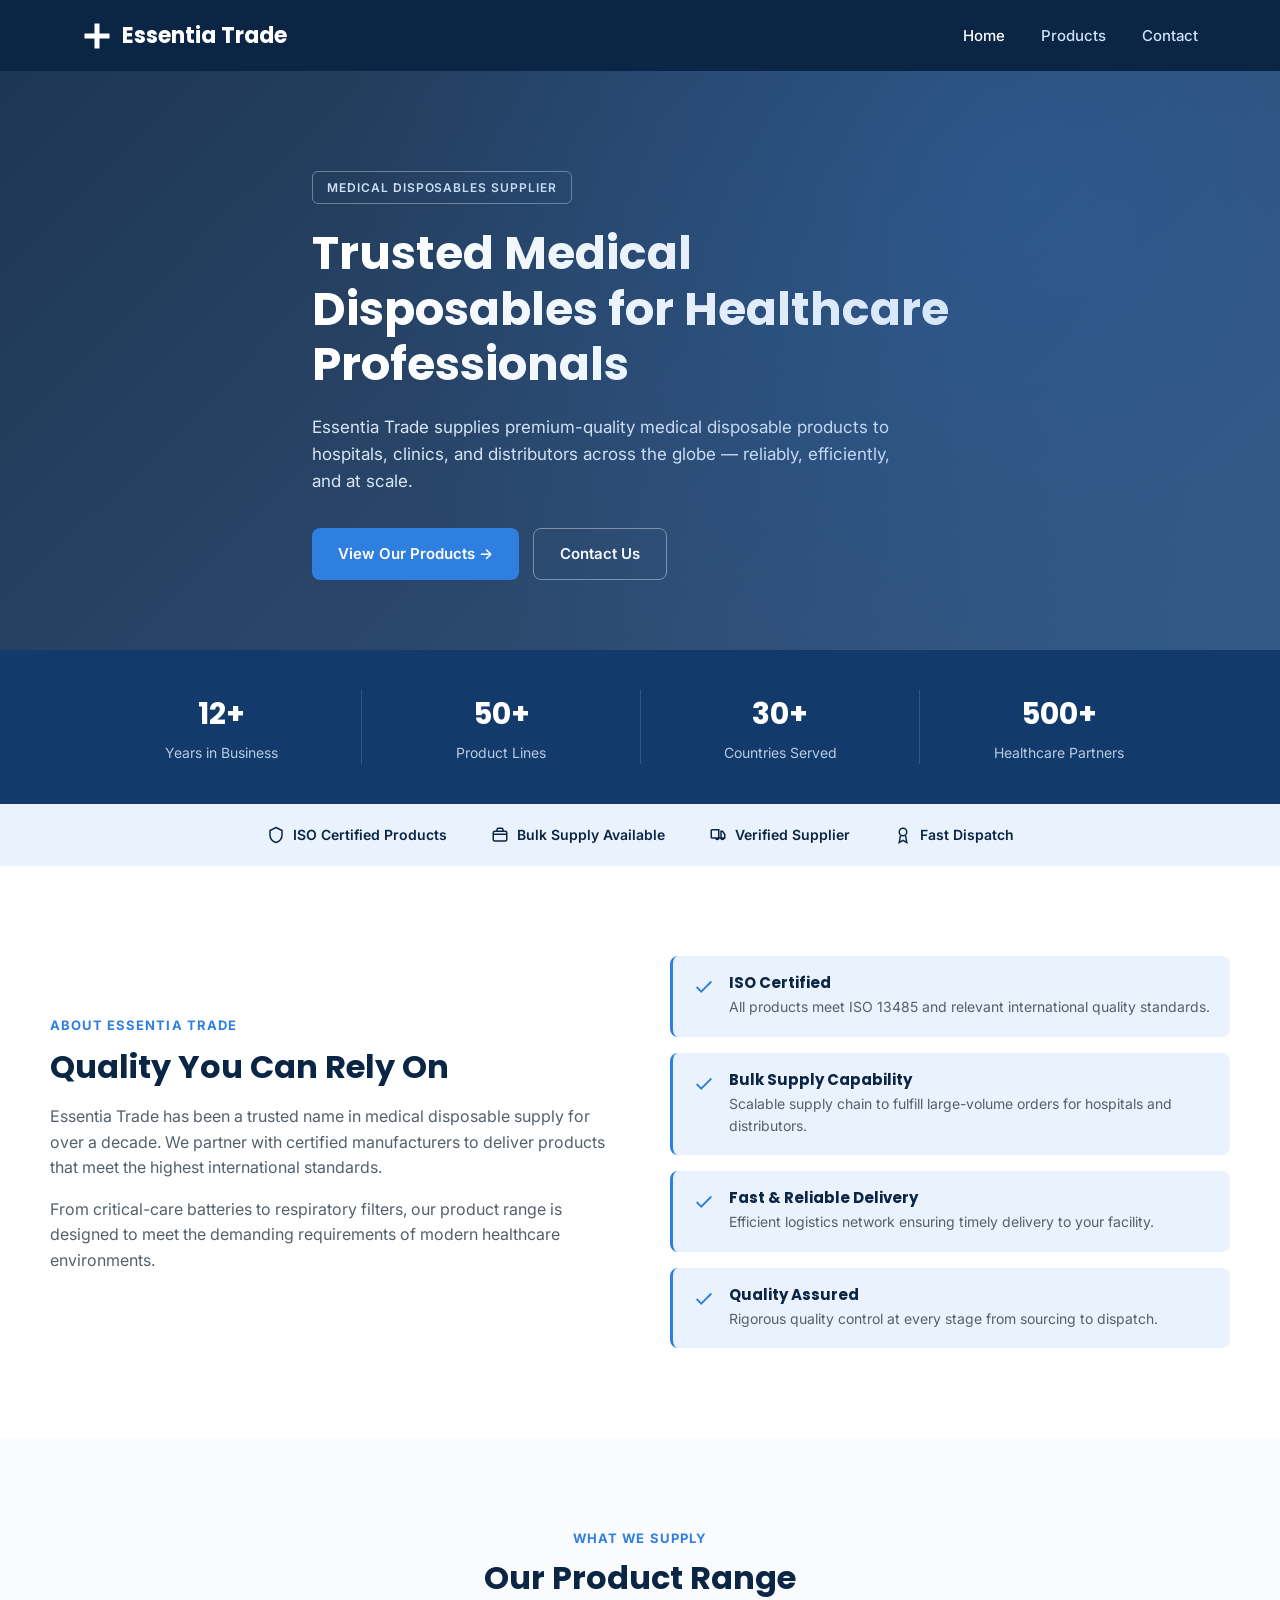
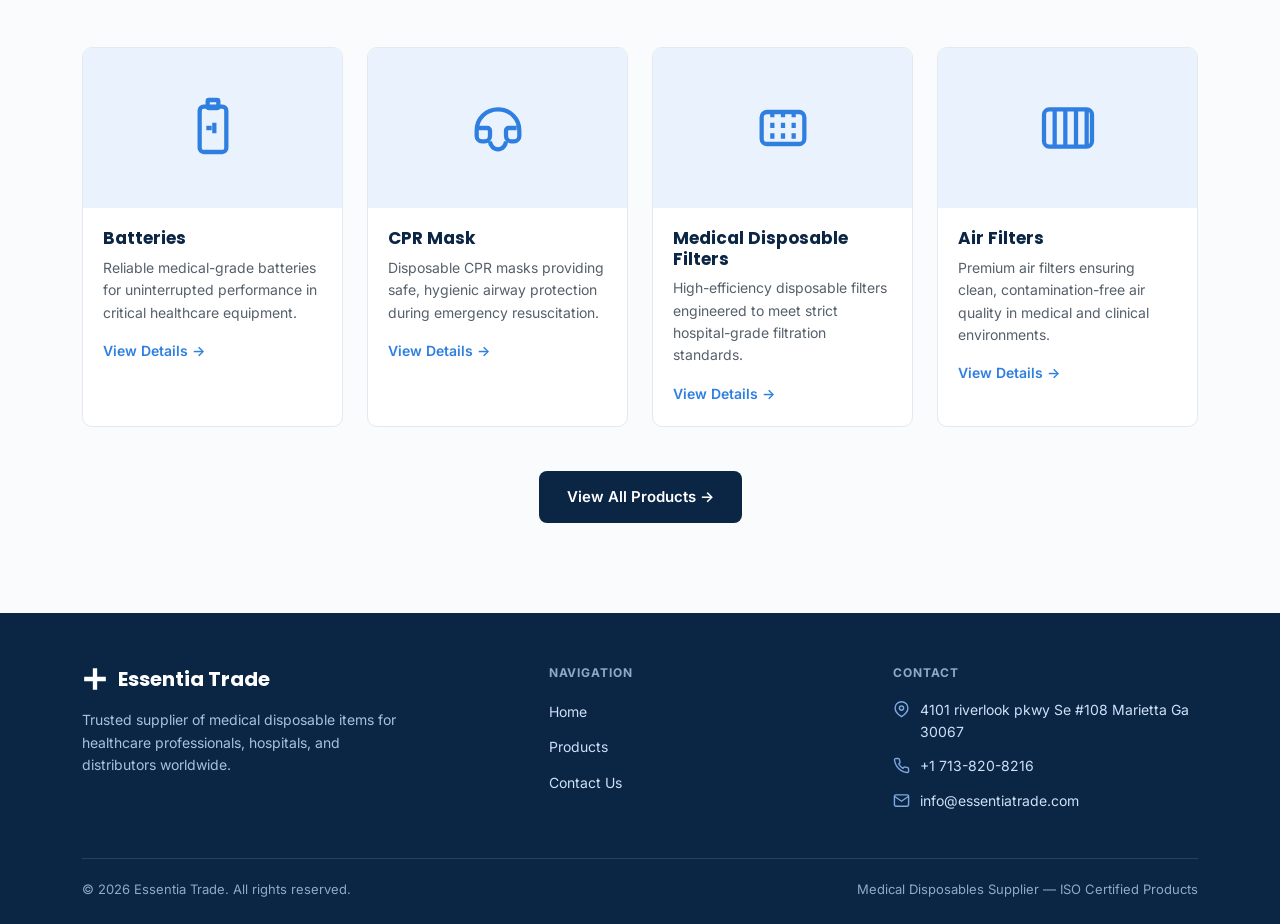
<file: index.html>
<!DOCTYPE html>
<html lang="en">
<head>
<meta charset="UTF-8">
<meta name="viewport" content="width=device-width, initial-scale=1.0">
<title>Essentia Trade | Medical Disposables Supplier</title>
<link rel="preconnect" href="https://fonts.googleapis.com">
<link href="https://fonts.googleapis.com/css2?family=Poppins:wght@600;700&family=Inter:wght@400;500;600;700&display=swap" rel="stylesheet">
<link rel="stylesheet" href="style.css">
</head>
<body>

<header>
  <div class="nav-wrap">
    <a href="index.html" class="logo">
      <svg viewBox="0 0 24 24" fill="currentColor"><path d="M10 2h4v8h8v4h-8v8h-4v-8H2v-4h8V2z"/></svg>
      Essentia Trade
    </a>
    <button class="nav-toggle" id="navToggle" aria-label="Menu">&#9776;</button>
    <nav>
      <ul id="navList">
        <li><a href="index.html" class="active">Home</a></li>
        <li><a href="products.html">Products</a></li>
        <li><a href="contact.html">Contact</a></li>
      </ul>
    </nav>
  </div>
</header>

<section class="hero">
  <div class="container hero-inner">
    <span class="eyebrow">MEDICAL DISPOSABLES SUPPLIER</span>
    <h1>Trusted Medical Disposables for Healthcare Professionals</h1>
    <p>Essentia Trade supplies premium-quality medical disposable products to hospitals, clinics, and distributors across the globe — reliably, efficiently, and at scale.</p>
    <div class="hero-ctas">
      <a href="products.html" class="btn-primary">View Our Products &rarr;</a>
      <a href="contact.html" class="btn-secondary">Contact Us</a>
    </div>
  </div>
</section>

<section class="stats">
  <div class="container">
    <div class="stat"><div class="num">12+</div><div class="label">Years in Business</div></div>
    <div class="stat"><div class="num">50+</div><div class="label">Product Lines</div></div>
    <div class="stat"><div class="num">30+</div><div class="label">Countries Served</div></div>
    <div class="stat"><div class="num">500+</div><div class="label">Healthcare Partners</div></div>
  </div>
</section>

<section class="badges">
  <div class="container">
    <div class="badge"><svg viewBox="0 0 24 24" fill="none" stroke="currentColor" stroke-width="2"><path d="M12 2l8 4v6c0 5-3.5 8.5-8 10-4.5-1.5-8-5-8-10V6l8-4z"/></svg>ISO Certified Products</div>
    <div class="badge"><svg viewBox="0 0 24 24" fill="none" stroke="currentColor" stroke-width="2"><rect x="3" y="7" width="18" height="13" rx="2"/><path d="M3 11h18M8 7V5a2 2 0 012-2h4a2 2 0 012 2v2"/></svg>Bulk Supply Available</div>
    <div class="badge"><svg viewBox="0 0 24 24" fill="none" stroke="currentColor" stroke-width="2"><path d="M3 16V6a1 1 0 011-1h9v11M3 16h13m0 0h5v-5l-3-4h-2v9m0 0a2 2 0 104 0m-11 0a2 2 0 104 0"/></svg>Verified Supplier</div>
    <div class="badge"><svg viewBox="0 0 24 24" fill="none" stroke="currentColor" stroke-width="2"><circle cx="12" cy="8" r="5"/><path d="M8.5 13L7 22l5-3 5 3-1.5-9"/></svg>Fast Dispatch</div>
  </div>
</section>

<section class="split container">
  <div>
    <span class="eyebrow-plain">ABOUT ESSENTIA TRADE</span>
    <h2>Quality You Can Rely On</h2>
    <p>Essentia Trade has been a trusted name in medical disposable supply for over a decade. We partner with certified manufacturers to deliver products that meet the highest international standards.</p>
    <p>From critical-care batteries to respiratory filters, our product range is designed to meet the demanding requirements of modern healthcare environments.</p>
  </div>
  <div class="feature-list">
    <div class="feature-card">
      <svg viewBox="0 0 24 24" fill="none" stroke="currentColor" stroke-width="2"><path d="M20 6L9 17l-5-5"/></svg>
      <div><h4>ISO Certified</h4><p>All products meet ISO 13485 and relevant international quality standards.</p></div>
    </div>
    <div class="feature-card">
      <svg viewBox="0 0 24 24" fill="none" stroke="currentColor" stroke-width="2"><path d="M20 6L9 17l-5-5"/></svg>
      <div><h4>Bulk Supply Capability</h4><p>Scalable supply chain to fulfill large-volume orders for hospitals and distributors.</p></div>
    </div>
    <div class="feature-card">
      <svg viewBox="0 0 24 24" fill="none" stroke="currentColor" stroke-width="2"><path d="M20 6L9 17l-5-5"/></svg>
      <div><h4>Fast &amp; Reliable Delivery</h4><p>Efficient logistics network ensuring timely delivery to your facility.</p></div>
    </div>
    <div class="feature-card">
      <svg viewBox="0 0 24 24" fill="none" stroke="currentColor" stroke-width="2"><path d="M20 6L9 17l-5-5"/></svg>
      <div><h4>Quality Assured</h4><p>Rigorous quality control at every stage from sourcing to dispatch.</p></div>
    </div>
  </div>
</section>

<section class="products-section">
  <div class="container">
    <div class="section-head">
      <span class="eyebrow-plain">WHAT WE SUPPLY</span>
      <h2>Our Product Range</h2>
    </div>
    <div class="product-grid">

      <div class="product-card">
        <div class="product-icon-wrap">
          <svg viewBox="0 0 24 24" fill="none" stroke="currentColor" stroke-width="1.6"><rect x="7" y="4" width="10" height="17" rx="1.5"/><rect x="10" y="1.5" width="4" height="3" rx="0.5"/><path d="M9.5 12h2M12.5 10v4"/></svg>
        </div>
        <div class="product-body">
          <h4>Batteries</h4>
          <p>Reliable medical-grade batteries for uninterrupted performance in critical healthcare equipment.</p>
          <a href="products.html" class="view-details">View Details &rarr;</a>
        </div>
      </div>

      <div class="product-card">
        <div class="product-icon-wrap">
          <svg viewBox="0 0 24 24" fill="none" stroke="currentColor" stroke-width="1.6"><path d="M4 13c0-4.5 3.5-8 8-8s8 3.5 8 8v2a2 2 0 01-2 2h-1a2 2 0 01-2-2v-2a1 1 0 011-1h3M4 13v2a2 2 0 002 2h1a2 2 0 002-2v-2a1 1 0 00-1-1H4"/><path d="M9 17c0 1.5 1.3 3 3 3s3-1.5 3-3"/></svg>
        </div>
        <div class="product-body">
          <h4>CPR Mask</h4>
          <p>Disposable CPR masks providing safe, hygienic airway protection during emergency resuscitation.</p>
          <a href="products.html" class="view-details">View Details &rarr;</a>
        </div>
      </div>

      <div class="product-card">
        <div class="product-icon-wrap">
          <svg viewBox="0 0 24 24" fill="none" stroke="currentColor" stroke-width="1.6"><rect x="4" y="6" width="16" height="12" rx="2"/><path d="M8 6v12M12 6v12M16 6v12" stroke-dasharray="2 2"/></svg>
        </div>
        <div class="product-body">
          <h4>Medical Disposable Filters</h4>
          <p>High-efficiency disposable filters engineered to meet strict hospital-grade filtration standards.</p>
          <a href="products.html" class="view-details">View Details &rarr;</a>
        </div>
      </div>

      <div class="product-card">
        <div class="product-icon-wrap">
          <svg viewBox="0 0 24 24" fill="none" stroke="currentColor" stroke-width="1.6"><rect x="3" y="5" width="18" height="14" rx="2"/><path d="M7 5v14M11 5v14M15 5v14M19 5v14"/></svg>
        </div>
        <div class="product-body">
          <h4>Air Filters</h4>
          <p>Premium air filters ensuring clean, contamination-free air quality in medical and clinical environments.</p>
          <a href="products.html" class="view-details">View Details &rarr;</a>
        </div>
      </div>

    </div>
    <div class="cta-center">
      <a href="products.html" class="btn-dark">View All Products &rarr;</a>
    </div>
  </div>
</section>

<footer>
  <div class="container">
    <div class="footer-grid">
      <div>
        <div class="footer-logo">
          <svg viewBox="0 0 24 24" fill="currentColor"><path d="M10 2h4v8h8v4h-8v8h-4v-8H2v-4h8V2z"/></svg>
          Essentia Trade
        </div>
        <p>Trusted supplier of medical disposable items for healthcare professionals, hospitals, and distributors worldwide.</p>
      </div>
      <div>
        <h5>NAVIGATION</h5>
        <ul>
          <li><a href="index.html">Home</a></li>
          <li><a href="products.html">Products</a></li>
          <li><a href="contact.html">Contact Us</a></li>
        </ul>
      </div>
      <div>
        <h5>CONTACT</h5>
        <div class="footer-contact-row">
          <svg viewBox="0 0 24 24" fill="none" stroke="currentColor" stroke-width="2"><path d="M21 10c0 7-9 12-9 12s-9-5-9-12a9 9 0 0118 0z"/><circle cx="12" cy="10" r="3"/></svg>
          <span>4101 riverlook pkwy Se #108 Marietta Ga 30067</span>
        </div>
        <div class="footer-contact-row">
          <svg viewBox="0 0 24 24" fill="none" stroke="currentColor" stroke-width="2"><path d="M22 16.92v3a2 2 0 01-2.18 2 19.79 19.79 0 01-8.63-3.07 19.5 19.5 0 01-6-6 19.79 19.79 0 01-3.07-8.67A2 2 0 014.11 2h3a2 2 0 012 1.72c.13.96.36 1.9.7 2.81a2 2 0 01-.45 2.11L8.09 9.91a16 16 0 006 6l1.27-1.27a2 2 0 012.11-.45c.9.34 1.85.57 2.81.7A2 2 0 0122 16.92z"/></svg>
          <span>+1 713-820-8216</span>
        </div>
        <div class="footer-contact-row">
          <svg viewBox="0 0 24 24" fill="none" stroke="currentColor" stroke-width="2"><rect x="2" y="4" width="20" height="16" rx="2"/><path d="M22 6l-10 7L2 6"/></svg>
          <span>info@essentiatrade.com</span>
        </div>
      </div>
    </div>
    <div class="footer-bottom">
      <span>&copy; 2026 Essentia Trade. All rights reserved.</span>
      <span>Medical Disposables Supplier — ISO Certified Products</span>
    </div>
  </div>
</footer>

<script>
  document.getElementById('navToggle').addEventListener('click', function () {
    document.getElementById('navList').classList.toggle('open');
  });
</script>
</body>
</html>
</file>
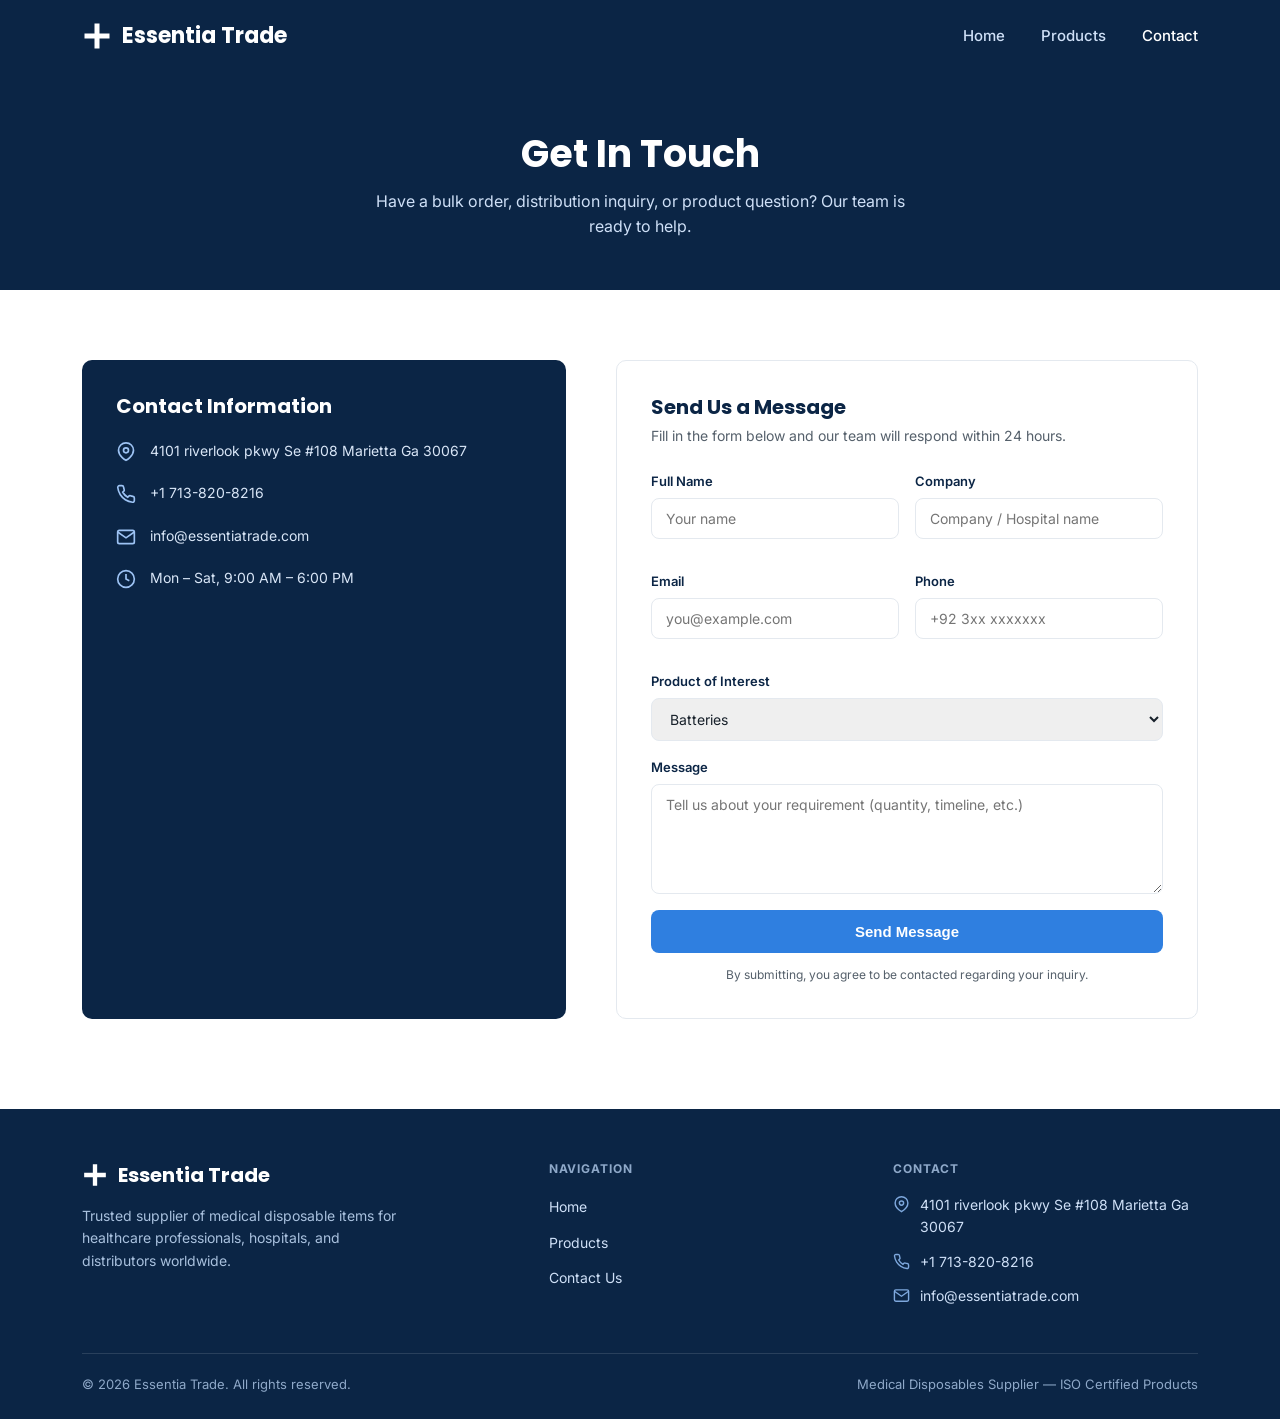
<file: contact.html>
<!DOCTYPE html>
<html lang="en">
<head>
<meta charset="UTF-8">
<meta name="viewport" content="width=device-width, initial-scale=1.0">
<title>Contact | Essentia Trade</title>
<link rel="preconnect" href="https://fonts.googleapis.com">
<link href="https://fonts.googleapis.com/css2?family=Poppins:wght@600;700&family=Inter:wght@400;500;600;700&display=swap" rel="stylesheet">
<link rel="stylesheet" href="style.css">
</head>
<body>

<header>
  <div class="nav-wrap">
    <a href="index.html" class="logo">
      <svg viewBox="0 0 24 24" fill="currentColor"><path d="M10 2h4v8h8v4h-8v8h-4v-8H2v-4h8V2z"/></svg>
      Essentia Trade
    </a>
    <button class="nav-toggle" id="navToggle" aria-label="Menu">&#9776;</button>
    <nav>
      <ul id="navList">
        <li><a href="index.html">Home</a></li>
        <li><a href="products.html">Products</a></li>
        <li><a href="contact.html" class="active">Contact</a></li>
      </ul>
    </nav>
  </div>
</header>

<section class="page-hero">
  <div class="container">
    <h1>Get In Touch</h1>
    <p>Have a bulk order, distribution inquiry, or product question? Our team is ready to help.</p>
  </div>
</section>

<section class="container">
  <div class="contact-wrap">

    <div class="contact-info-card">
      <h3>Contact Information</h3>
      <div class="contact-row">
        <svg viewBox="0 0 24 24" fill="none" stroke="currentColor" stroke-width="2"><path d="M21 10c0 7-9 12-9 12s-9-5-9-12a9 9 0 0118 0z"/><circle cx="12" cy="10" r="3"/></svg>
        <span>4101 riverlook pkwy Se #108 Marietta Ga 30067</span>
      </div>
      <div class="contact-row">
        <svg viewBox="0 0 24 24" fill="none" stroke="currentColor" stroke-width="2"><path d="M22 16.92v3a2 2 0 01-2.18 2 19.79 19.79 0 01-8.63-3.07 19.5 19.5 0 01-6-6 19.79 19.79 0 01-3.07-8.67A2 2 0 014.11 2h3a2 2 0 012 1.72c.13.96.36 1.9.7 2.81a2 2 0 01-.45 2.11L8.09 9.91a16 16 0 006 6l1.27-1.27a2 2 0 012.11-.45c.9.34 1.85.57 2.81.7A2 2 0 0122 16.92z"/></svg>
        <span>+1 713-820-8216</span>
      </div>
      <div class="contact-row">
        <svg viewBox="0 0 24 24" fill="none" stroke="currentColor" stroke-width="2"><rect x="2" y="4" width="20" height="16" rx="2"/><path d="M22 6l-10 7L2 6"/></svg>
        <span>info@essentiatrade.com</span>
      </div>
      <div class="contact-row">
        <svg viewBox="0 0 24 24" fill="none" stroke="currentColor" stroke-width="2"><circle cx="12" cy="12" r="10"/><path d="M12 6v6l4 2"/></svg>
        <span>Mon &ndash; Sat, 9:00 AM &ndash; 6:00 PM</span>
      </div>
    </div>

    <div class="form-card">
      <h3>Send Us a Message</h3>
      <p>Fill in the form below and our team will respond within 24 hours.</p>
      <form id="contactForm" action="https://formspree.io/f/mdaqqqgq" method="POST">
        <div class="form-row">
          <div class="form-group">
            <label for="fname">Full Name</label>
            <input type="text" id="fname" name="fname" placeholder="Your name" required>
          </div>
          <div class="form-group">
            <label for="company">Company</label>
            <input type="text" id="company" name="company" placeholder="Company / Hospital name">
          </div>
        </div>
        <div class="form-row">
          <div class="form-group">
            <label for="email">Email</label>
            <input type="email" id="email" name="email" placeholder="you@example.com" required>
          </div>
          <div class="form-group">
            <label for="phone">Phone</label>
            <input type="tel" id="phone" name="phone" placeholder="+92 3xx xxxxxxx">
          </div>
        </div>
        <div class="form-group">
          <label for="product">Product of Interest</label>
          <select id="product" name="product">
            <option>Batteries</option>
            <option>CPR Mask</option>
            <option>Medical Disposable Filters</option>
            <option>Air Filters</option>
            <option>Other / Not sure</option>
          </select>
        </div>
        <div class="form-group">
          <label for="message">Message</label>
          <textarea id="message" name="message" placeholder="Tell us about your requirement (quantity, timeline, etc.)" required></textarea>
        </div>
        <button type="submit" class="submit-btn">Send Message</button>
        <p class="form-note">By submitting, you agree to be contacted regarding your inquiry.</p>
      </form>
    </div>

  </div>
</section>

<footer>
  <div class="container">
    <div class="footer-grid">
      <div>
        <div class="footer-logo">
          <svg viewBox="0 0 24 24" fill="currentColor"><path d="M10 2h4v8h8v4h-8v8h-4v-8H2v-4h8V2z"/></svg>
          Essentia Trade
        </div>
        <p>Trusted supplier of medical disposable items for healthcare professionals, hospitals, and distributors worldwide.</p>
      </div>
      <div>
        <h5>NAVIGATION</h5>
        <ul>
          <li><a href="index.html">Home</a></li>
          <li><a href="products.html">Products</a></li>
          <li><a href="contact.html">Contact Us</a></li>
        </ul>
      </div>
      <div>
        <h5>CONTACT</h5>
        <div class="footer-contact-row">
          <svg viewBox="0 0 24 24" fill="none" stroke="currentColor" stroke-width="2"><path d="M21 10c0 7-9 12-9 12s-9-5-9-12a9 9 0 0118 0z"/><circle cx="12" cy="10" r="3"/></svg>
          <span>4101 riverlook pkwy Se #108 Marietta Ga 30067</span>
        </div>
        <div class="footer-contact-row">
          <svg viewBox="0 0 24 24" fill="none" stroke="currentColor" stroke-width="2"><path d="M22 16.92v3a2 2 0 01-2.18 2 19.79 19.79 0 01-8.63-3.07 19.5 19.5 0 01-6-6 19.79 19.79 0 01-3.07-8.67A2 2 0 014.11 2h3a2 2 0 012 1.72c.13.96.36 1.9.7 2.81a2 2 0 01-.45 2.11L8.09 9.91a16 16 0 006 6l1.27-1.27a2 2 0 012.11-.45c.9.34 1.85.57 2.81.7A2 2 0 0122 16.92z"/></svg>
          <span>+1 713-820-8216</span>
        </div>
        <div class="footer-contact-row">
          <svg viewBox="0 0 24 24" fill="none" stroke="currentColor" stroke-width="2"><rect x="2" y="4" width="20" height="16" rx="2"/><path d="M22 6l-10 7L2 6"/></svg>
          <span>info@essentiatrade.com</span>
        </div>
      </div>
    </div>
    <div class="footer-bottom">
      <span>&copy; 2026 Essentia Trade. All rights reserved.</span>
      <span>Medical Disposables Supplier — ISO Certified Products</span>
    </div>
  </div>
</footer>

<script>
  document.getElementById('navToggle').addEventListener('click', function () {
    document.getElementById('navList').classList.toggle('open');
  });
  document.getElementById('contactForm').addEventListener('submit', function(e){
    e.preventDefault();
    const form = this;
    const btn = form.querySelector('.submit-btn');
    const originalText = btn.textContent;
    btn.textContent = 'Sending...';
    btn.disabled = true;
    fetch(form.action, {
      method: 'POST',
      body: new FormData(form),
      headers: { 'Accept': 'application/json' }
    }).then(response => {
      if (response.ok) {
        alert('Thank you! Your message has been sent — we will get back to you within 24 hours.');
        form.reset();
      } else {
        alert('Something went wrong. Please try again or email us directly at info@essentiatrade.com.');
      }
    }).catch(() => {
      alert('Something went wrong. Please try again or email us directly at info@essentiatrade.com.');
    }).finally(() => {
      btn.textContent = originalText;
      btn.disabled = false;
    });
  });
</script>
</body>
</html>
</file>
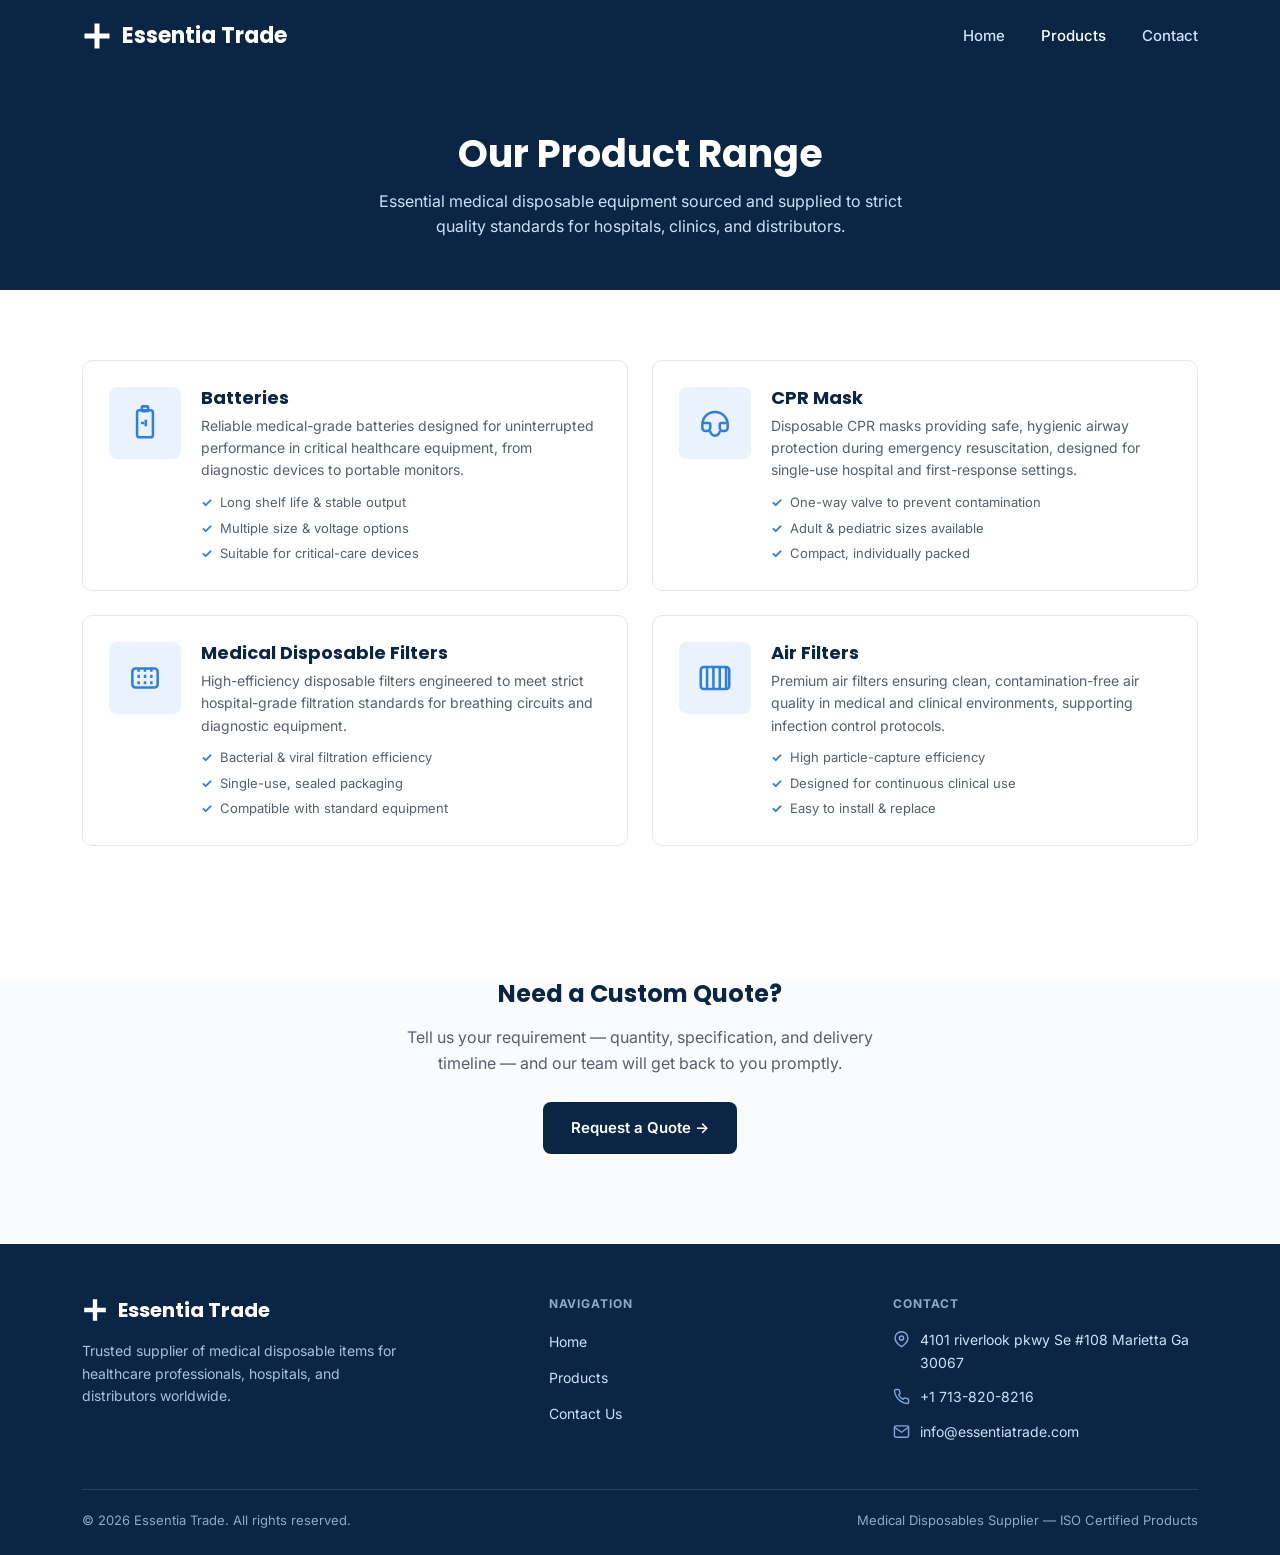
<file: products.html>
<!DOCTYPE html>
<html lang="en">
<head>
<meta charset="UTF-8">
<meta name="viewport" content="width=device-width, initial-scale=1.0">
<title>Products | Essentia Trade</title>
<link rel="preconnect" href="https://fonts.googleapis.com">
<link href="https://fonts.googleapis.com/css2?family=Poppins:wght@600;700&family=Inter:wght@400;500;600;700&display=swap" rel="stylesheet">
<link rel="stylesheet" href="style.css">
</head>
<body>

<header>
  <div class="nav-wrap">
    <a href="index.html" class="logo">
      <svg viewBox="0 0 24 24" fill="currentColor"><path d="M10 2h4v8h8v4h-8v8h-4v-8H2v-4h8V2z"/></svg>
      Essentia Trade
    </a>
    <button class="nav-toggle" id="navToggle" aria-label="Menu">&#9776;</button>
    <nav>
      <ul id="navList">
        <li><a href="index.html">Home</a></li>
        <li><a href="products.html" class="active">Products</a></li>
        <li><a href="contact.html">Contact</a></li>
      </ul>
    </nav>
  </div>
</header>

<section class="page-hero">
  <div class="container">
    <h1>Our Product Range</h1>
    <p>Essential medical disposable equipment sourced and supplied to strict quality standards for hospitals, clinics, and distributors.</p>
  </div>
</section>

<section class="container">
  <div class="detail-grid">

    <div class="product-detail-card">
      <div class="icon-box">
        <svg viewBox="0 0 24 24" fill="none" stroke="currentColor" stroke-width="1.6"><rect x="7" y="4" width="10" height="17" rx="1.5"/><rect x="10" y="1.5" width="4" height="3" rx="0.5"/><path d="M9.5 12h2M12.5 10v4"/></svg>
      </div>
      <div>
        <h3>Batteries</h3>
        <p>Reliable medical-grade batteries designed for uninterrupted performance in critical healthcare equipment, from diagnostic devices to portable monitors.</p>
        <ul class="spec-list">
          <li>Long shelf life &amp; stable output</li>
          <li>Multiple size &amp; voltage options</li>
          <li>Suitable for critical-care devices</li>
        </ul>
      </div>
    </div>

    <div class="product-detail-card">
      <div class="icon-box">
        <svg viewBox="0 0 24 24" fill="none" stroke="currentColor" stroke-width="1.6"><path d="M4 13c0-4.5 3.5-8 8-8s8 3.5 8 8v2a2 2 0 01-2 2h-1a2 2 0 01-2-2v-2a1 1 0 011-1h3M4 13v2a2 2 0 002 2h1a2 2 0 002-2v-2a1 1 0 00-1-1H4"/><path d="M9 17c0 1.5 1.3 3 3 3s3-1.5 3-3"/></svg>
      </div>
      <div>
        <h3>CPR Mask</h3>
        <p>Disposable CPR masks providing safe, hygienic airway protection during emergency resuscitation, designed for single-use hospital and first-response settings.</p>
        <ul class="spec-list">
          <li>One-way valve to prevent contamination</li>
          <li>Adult &amp; pediatric sizes available</li>
          <li>Compact, individually packed</li>
        </ul>
      </div>
    </div>

    <div class="product-detail-card">
      <div class="icon-box">
        <svg viewBox="0 0 24 24" fill="none" stroke="currentColor" stroke-width="1.6"><rect x="4" y="6" width="16" height="12" rx="2"/><path d="M8 6v12M12 6v12M16 6v12" stroke-dasharray="2 2"/></svg>
      </div>
      <div>
        <h3>Medical Disposable Filters</h3>
        <p>High-efficiency disposable filters engineered to meet strict hospital-grade filtration standards for breathing circuits and diagnostic equipment.</p>
        <ul class="spec-list">
          <li>Bacterial &amp; viral filtration efficiency</li>
          <li>Single-use, sealed packaging</li>
          <li>Compatible with standard equipment</li>
        </ul>
      </div>
    </div>

    <div class="product-detail-card">
      <div class="icon-box">
        <svg viewBox="0 0 24 24" fill="none" stroke="currentColor" stroke-width="1.6"><rect x="3" y="5" width="18" height="14" rx="2"/><path d="M7 5v14M11 5v14M15 5v14M19 5v14"/></svg>
      </div>
      <div>
        <h3>Air Filters</h3>
        <p>Premium air filters ensuring clean, contamination-free air quality in medical and clinical environments, supporting infection control protocols.</p>
        <ul class="spec-list">
          <li>High particle-capture efficiency</li>
          <li>Designed for continuous clinical use</li>
          <li>Easy to install &amp; replace</li>
        </ul>
      </div>
    </div>

  </div>
</section>

<section class="products-section" style="padding-top:0;">
  <div class="container cta-center">
    <h2 style="margin-bottom:16px;">Need a Custom Quote?</h2>
    <p style="color:var(--text-mid); max-width:520px; margin:0 auto 26px;">Tell us your requirement — quantity, specification, and delivery timeline — and our team will get back to you promptly.</p>
    <a href="contact.html" class="btn-dark">Request a Quote &rarr;</a>
  </div>
</section>

<footer>
  <div class="container">
    <div class="footer-grid">
      <div>
        <div class="footer-logo">
          <svg viewBox="0 0 24 24" fill="currentColor"><path d="M10 2h4v8h8v4h-8v8h-4v-8H2v-4h8V2z"/></svg>
          Essentia Trade
        </div>
        <p>Trusted supplier of medical disposable items for healthcare professionals, hospitals, and distributors worldwide.</p>
      </div>
      <div>
        <h5>NAVIGATION</h5>
        <ul>
          <li><a href="index.html">Home</a></li>
          <li><a href="products.html">Products</a></li>
          <li><a href="contact.html">Contact Us</a></li>
        </ul>
      </div>
      <div>
        <h5>CONTACT</h5>
        <div class="footer-contact-row">
          <svg viewBox="0 0 24 24" fill="none" stroke="currentColor" stroke-width="2"><path d="M21 10c0 7-9 12-9 12s-9-5-9-12a9 9 0 0118 0z"/><circle cx="12" cy="10" r="3"/></svg>
          <span>4101 riverlook pkwy Se #108 Marietta Ga 30067</span>
        </div>
        <div class="footer-contact-row">
          <svg viewBox="0 0 24 24" fill="none" stroke="currentColor" stroke-width="2"><path d="M22 16.92v3a2 2 0 01-2.18 2 19.79 19.79 0 01-8.63-3.07 19.5 19.5 0 01-6-6 19.79 19.79 0 01-3.07-8.67A2 2 0 014.11 2h3a2 2 0 012 1.72c.13.96.36 1.9.7 2.81a2 2 0 01-.45 2.11L8.09 9.91a16 16 0 006 6l1.27-1.27a2 2 0 012.11-.45c.9.34 1.85.57 2.81.7A2 2 0 0122 16.92z"/></svg>
          <span>+1 713-820-8216</span>
        </div>
        <div class="footer-contact-row">
          <svg viewBox="0 0 24 24" fill="none" stroke="currentColor" stroke-width="2"><rect x="2" y="4" width="20" height="16" rx="2"/><path d="M22 6l-10 7L2 6"/></svg>
          <span>info@essentiatrade.com</span>
        </div>
      </div>
    </div>
    <div class="footer-bottom">
      <span>&copy; 2026 Essentia Trade. All rights reserved.</span>
      <span>Medical Disposables Supplier — ISO Certified Products</span>
    </div>
  </div>
</footer>

<script>
  document.getElementById('navToggle').addEventListener('click', function () {
    document.getElementById('navList').classList.toggle('open');
  });
</script>
</body>
</html>
</file>
<file: style.css>
:root {
  --navy: #0b2545;
  --navy-2: #123a6b;
  --blue: #2f7fe0;
  --blue-light: #eaf2fd;
  --text-dark: #17202a;
  --text-mid: #55606b;
  --border: #e4e9ef;
  --white: #ffffff;
  --radius: 10px;
}

* { box-sizing: border-box; margin: 0; padding: 0; }

body {
  font-family: 'Inter', -apple-system, BlinkMacSystemFont, 'Segoe UI', sans-serif;
  color: var(--text-dark);
  line-height: 1.6;
  background: var(--white);
}

h1, h2, h3, h4 {
  font-family: 'Poppins', 'Inter', sans-serif;
  font-weight: 700;
  color: var(--navy);
  line-height: 1.2;
}

a { text-decoration: none; color: inherit; }
img, svg { display: block; max-width: 100%; }
.container { max-width: 1180px; margin: 0 auto; padding: 0 32px; }

/* ---------- Header ---------- */
header {
  background: var(--navy);
  position: sticky;
  top: 0;
  z-index: 100;
}
.nav-wrap {
  display: flex;
  align-items: center;
  justify-content: space-between;
  padding: 18px 32px;
  max-width: 1180px;
  margin: 0 auto;
}
.logo {
  display: flex;
  align-items: center;
  gap: 10px;
  color: var(--white);
  font-size: 22px;
  font-weight: 700;
  font-family: 'Poppins', sans-serif;
}
.logo svg { width: 30px; height: 30px; }
nav ul {
  display: flex;
  list-style: none;
  gap: 36px;
  align-items: center;
}
nav a {
  color: #cfe0f7;
  font-weight: 500;
  font-size: 15px;
  transition: color .2s;
}
nav a:hover, nav a.active { color: var(--white); }
.btn-quote {
  background: var(--blue);
  color: var(--white) !important;
  padding: 10px 20px;
  border-radius: 8px;
  font-weight: 600;
  font-size: 14px;
}
.btn-quote:hover { background: #2569c2; }

/* Mobile nav toggle */
.nav-toggle { display: none; background: none; border: none; color: var(--white); font-size: 26px; cursor: pointer; }

@media (max-width: 820px) {
  nav ul { display: none; }
  .nav-toggle { display: block; }
  nav ul.open {
    display: flex;
    flex-direction: column;
    position: absolute;
    top: 68px;
    left: 0;
    right: 0;
    background: var(--navy);
    padding: 20px 32px;
    gap: 18px;
  }
}

/* ---------- Hero ---------- */
.hero {
  position: relative;
  background: linear-gradient(135deg, rgba(11,37,69,.92), rgba(18,58,107,.85));
  padding: 100px 0 70px;
  overflow: hidden;
}
.hero::after {
  content: "";
  position: absolute;
  inset: 0;
  background: radial-gradient(circle at 80% 20%, rgba(47,127,224,.25), transparent 60%);
  pointer-events: none;
}
.hero-inner { position: relative; max-width: 720px; }
.eyebrow {
  display: inline-block;
  border: 1px solid rgba(255,255,255,.35);
  color: #cfe0f7;
  font-size: 12px;
  font-weight: 600;
  letter-spacing: .08em;
  padding: 6px 14px;
  border-radius: 6px;
  margin-bottom: 22px;
}
.hero h1 {
  color: var(--white);
  font-size: 46px;
  margin-bottom: 22px;
}
.hero p {
  color: #d9e6f7;
  font-size: 17px;
  max-width: 600px;
  margin-bottom: 32px;
}
.hero-ctas { display: flex; gap: 14px; flex-wrap: wrap; }
.btn-primary {
  background: var(--blue);
  color: var(--white);
  padding: 13px 26px;
  border-radius: 8px;
  font-weight: 600;
  font-size: 15px;
  display: inline-flex;
  align-items: center;
  gap: 8px;
}
.btn-primary:hover { background: #2569c2; }
.btn-secondary {
  background: transparent;
  border: 1px solid rgba(255,255,255,.4);
  color: var(--white);
  padding: 13px 26px;
  border-radius: 8px;
  font-weight: 600;
  font-size: 15px;
}
.btn-secondary:hover { background: rgba(255,255,255,.08); }

/* ---------- Stats bar ---------- */
.stats {
  background: var(--navy-2);
  padding: 40px 0;
}
.stats .container {
  display: grid;
  grid-template-columns: repeat(4, 1fr);
  text-align: center;
}
.stats .stat + .stat { border-left: 1px solid rgba(255,255,255,.15); }
.stats .num {
  color: var(--white);
  font-size: 30px;
  font-weight: 700;
  font-family: 'Poppins', sans-serif;
}
.stats .label { color: #b9cbe3; font-size: 14px; margin-top: 4px; }

.badges {
  background: var(--blue-light);
  padding: 20px 0;
}
.badges .container {
  display: flex;
  justify-content: center;
  gap: 44px;
  flex-wrap: wrap;
}
.badge { display: flex; align-items: center; gap: 8px; color: var(--navy); font-size: 14px; font-weight: 600; }
.badge svg { width: 18px; height: 18px; }

/* ---------- About / feature split ---------- */
.split {
  display: grid;
  grid-template-columns: 1fr 1fr;
  gap: 60px;
  padding: 90px 0;
  align-items: center;
}
.split .eyebrow-plain {
  color: var(--blue);
  font-weight: 700;
  font-size: 13px;
  letter-spacing: .08em;
  margin-bottom: 12px;
  display: block;
}
.split h2 { font-size: 32px; margin-bottom: 18px; }
.split p { color: var(--text-mid); margin-bottom: 16px; }

.feature-list { display: flex; flex-direction: column; gap: 16px; }
.feature-card {
  background: var(--blue-light);
  border-left: 3px solid var(--blue);
  border-radius: 8px;
  padding: 18px 20px;
  display: flex;
  gap: 14px;
}
.feature-card svg { flex-shrink: 0; width: 22px; height: 22px; color: var(--blue); margin-top: 2px; }
.feature-card h4 { font-size: 15px; margin-bottom: 4px; }
.feature-card p { color: var(--text-mid); font-size: 14px; margin: 0; }

/* ---------- Product grid (shared: home preview + products page) ---------- */
.section-head { text-align: center; max-width: 620px; margin: 0 auto 50px; }
.section-head .eyebrow-plain { color: var(--blue); font-weight: 700; font-size: 13px; letter-spacing: .08em; display: block; margin-bottom: 10px; }
.section-head h2 { font-size: 32px; }

.products-section { padding: 90px 0; background: #fafbfd; }
.product-grid {
  display: grid;
  grid-template-columns: repeat(4, 1fr);
  gap: 24px;
}
.product-card {
  background: var(--white);
  border: 1px solid var(--border);
  border-radius: var(--radius);
  overflow: hidden;
  transition: transform .2s, box-shadow .2s;
}
.product-card:hover { transform: translateY(-4px); box-shadow: 0 12px 30px rgba(11,37,69,.08); }
.product-icon-wrap {
  background: var(--blue-light);
  height: 160px;
  display: flex;
  align-items: center;
  justify-content: center;
}
.product-icon-wrap svg { width: 64px; height: 64px; color: var(--blue); }
.product-body { padding: 20px; }
.product-body h4 { font-size: 17px; margin-bottom: 8px; }
.product-body p { color: var(--text-mid); font-size: 14px; margin-bottom: 14px; }
.view-details { color: var(--blue); font-weight: 600; font-size: 14px; display: inline-flex; align-items: center; gap: 6px; }

.cta-center { text-align: center; margin-top: 44px; }
.btn-dark {
  background: var(--navy);
  color: var(--white);
  padding: 14px 28px;
  border-radius: 8px;
  font-weight: 600;
  font-size: 15px;
  display: inline-flex;
  gap: 8px;
  align-items: center;
}
.btn-dark:hover { background: #081a33; }

/* ---------- Products page specific ---------- */
.page-hero {
  background: var(--navy);
  padding: 60px 0 50px;
  text-align: center;
}
.page-hero h1 { color: var(--white); font-size: 38px; margin-bottom: 12px; }
.page-hero p { color: #cfe0f7; max-width: 560px; margin: 0 auto; }

.product-detail-card {
  background: var(--white);
  border: 1px solid var(--border);
  border-radius: var(--radius);
  padding: 26px;
  display: flex;
  gap: 20px;
  align-items: flex-start;
}
.product-detail-card .icon-box {
  background: var(--blue-light);
  border-radius: 8px;
  width: 72px;
  height: 72px;
  flex-shrink: 0;
  display: flex;
  align-items: center;
  justify-content: center;
}
.product-detail-card .icon-box svg { width: 38px; height: 38px; color: var(--blue); }
.product-detail-card h3 { font-size: 18px; margin-bottom: 6px; }
.product-detail-card p { color: var(--text-mid); font-size: 14px; margin-bottom: 10px; }
.spec-list { list-style: none; display: flex; flex-direction: column; gap: 5px; }
.spec-list li { font-size: 13px; color: var(--text-mid); display: flex; gap: 8px; }
.spec-list li::before { content: "\2713"; color: var(--blue); font-weight: 700; }

.detail-grid {
  display: grid;
  grid-template-columns: 1fr 1fr;
  gap: 24px;
  padding: 70px 0 90px;
}

/* ---------- Contact page ---------- */
.contact-wrap {
  display: grid;
  grid-template-columns: 1.1fr 1fr;
  gap: 50px;
  padding: 70px 0 90px;
}
.contact-info-card {
  background: var(--navy);
  border-radius: var(--radius);
  padding: 34px;
  color: var(--white);
}
.contact-info-card h3 { color: var(--white); font-size: 20px; margin-bottom: 22px; }
.contact-row { display: flex; gap: 14px; margin-bottom: 20px; align-items: flex-start; }
.contact-row svg { width: 20px; height: 20px; color: #9dc3f4; flex-shrink: 0; margin-top: 2px; }
.contact-row span { color: #d9e6f7; font-size: 14px; }

.form-card {
  background: var(--white);
  border: 1px solid var(--border);
  border-radius: var(--radius);
  padding: 34px;
}
.form-card h3 { font-size: 20px; margin-bottom: 6px; }
.form-card > p { color: var(--text-mid); font-size: 14px; margin-bottom: 24px; }
.form-row { display: grid; grid-template-columns: 1fr 1fr; gap: 16px; margin-bottom: 16px; }
.form-group { display: flex; flex-direction: column; gap: 6px; margin-bottom: 16px; }
.form-group label { font-size: 13px; font-weight: 600; color: var(--navy); }
.form-group input, .form-group textarea, .form-group select {
  border: 1px solid var(--border);
  border-radius: 8px;
  padding: 11px 14px;
  font-size: 14px;
  font-family: inherit;
  color: var(--text-dark);
}
.form-group input:focus, .form-group textarea:focus, .form-group select:focus {
  outline: none;
  border-color: var(--blue);
  box-shadow: 0 0 0 3px rgba(47,127,224,.15);
}
.form-group textarea { resize: vertical; min-height: 110px; }
.submit-btn {
  background: var(--blue);
  color: var(--white);
  border: none;
  padding: 13px 28px;
  border-radius: 8px;
  font-weight: 600;
  font-size: 15px;
  cursor: pointer;
  width: 100%;
}
.submit-btn:hover { background: #2569c2; }
.form-note { font-size: 12px; color: var(--text-mid); margin-top: 12px; text-align: center; }

/* ---------- Footer ---------- */
footer {
  background: var(--navy);
  color: #cfe0f7;
  padding: 50px 0 24px;
}
.footer-grid {
  display: grid;
  grid-template-columns: 1.4fr 1fr 1fr;
  gap: 40px;
  padding-bottom: 34px;
}
.footer-logo {
  display: flex;
  align-items: center;
  gap: 10px;
  color: var(--white);
  font-size: 20px;
  font-weight: 700;
  font-family: 'Poppins', sans-serif;
  margin-bottom: 14px;
}
.footer-logo svg { width: 26px; height: 26px; }
.footer-grid p { font-size: 14px; color: #a9c1de; max-width: 320px; }
.footer-grid h5 { color: #8fa9c9; font-size: 12px; letter-spacing: .08em; text-transform: uppercase; margin-bottom: 16px; }
.footer-grid ul { list-style: none; display: flex; flex-direction: column; gap: 10px; }
.footer-grid a { font-size: 14px; color: #cfe0f7; }
.footer-grid a:hover { color: var(--white); }
.footer-contact-row { display: flex; gap: 10px; font-size: 14px; margin-bottom: 12px; align-items: flex-start; }
.footer-contact-row svg { width: 17px; height: 17px; color: #7ea8dd; flex-shrink: 0; margin-top: 2px; }
.footer-bottom {
  border-top: 1px solid rgba(255,255,255,.12);
  padding-top: 20px;
  display: flex;
  justify-content: space-between;
  font-size: 13px;
  color: #8fa9c9;
  flex-wrap: wrap;
  gap: 10px;
}

@media (max-width: 900px) {
  .split, .detail-grid, .contact-wrap, .footer-grid { grid-template-columns: 1fr; }
  .product-grid { grid-template-columns: repeat(2, 1fr); }
  .stats .container { grid-template-columns: repeat(2, 1fr); row-gap: 24px; }
  .stats .stat:nth-child(3) { border-left: none; }
  .form-row { grid-template-columns: 1fr; }
  .hero h1 { font-size: 34px; }
}
@media (max-width: 520px) {
  .product-grid { grid-template-columns: 1fr; }
}
</file>
